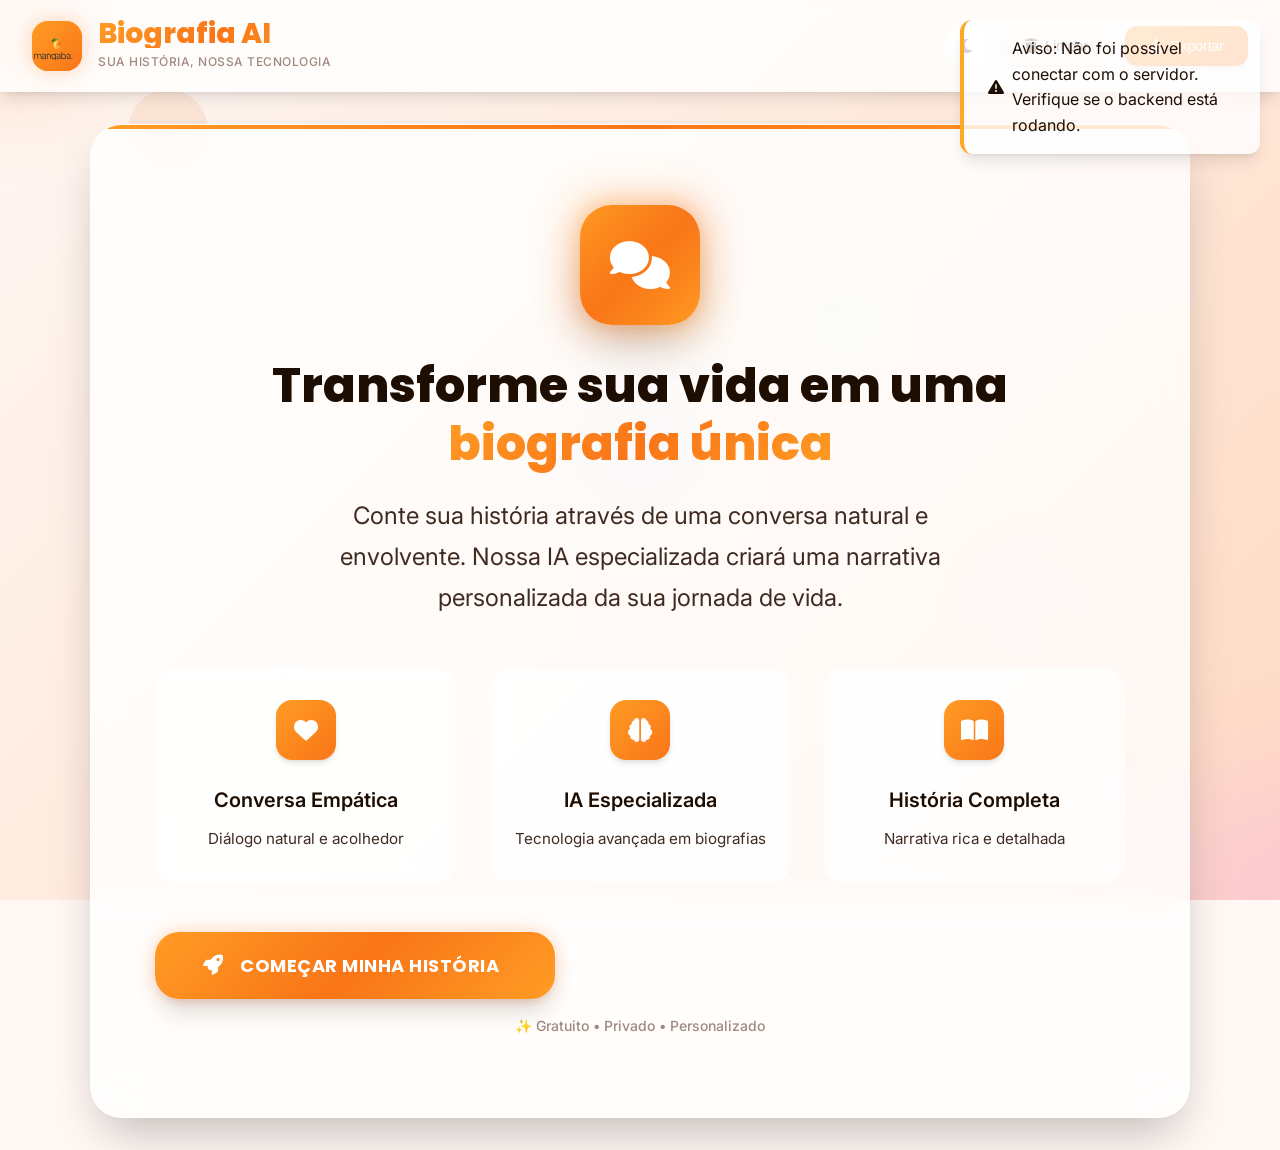
<file: frontend/public/index.html>
<!DOCTYPE html>
<html lang="pt-BR">
<head>
    <meta charset="UTF-8">
    <meta name="viewport" content="width=device-width, initial-scale=1.0">
    <title>Biografia AI - Chat Inteligente</title>
    <meta name="description" content="Crie sua biografia através de conversas inteligentes com IA">
    <link rel="stylesheet" href="styles.css">
    <link rel="preconnect" href="https://fonts.googleapis.com">
    <link rel="preconnect" href="https://fonts.gstatic.com" crossorigin>
    <link href="https://fonts.googleapis.com/css2?family=Poppins:wght@300;400;500;600;700;800&family=Inter:wght@300;400;500;600;700&display=swap" rel="stylesheet">
    <link rel="stylesheet" href="https://cdnjs.cloudflare.com/ajax/libs/font-awesome/6.4.0/css/all.min.css">
    <link rel="icon" type="image/svg+xml" href="assets/mangaba-logo.svg">
</head>
<body>
    <!-- Animated Background -->
    <div class="animated-bg">
        <div class="floating-shapes">
            <div class="shape shape-1"></div>
            <div class="shape shape-2"></div>
            <div class="shape shape-3"></div>
            <div class="shape shape-4"></div>
            <div class="shape shape-5"></div>
        </div>
        <div class="gradient-orbs">
            <div class="orb orb-1"></div>
            <div class="orb orb-2"></div>
            <div class="orb orb-3"></div>
        </div>
    </div>

    <div class="app-container">
        <!-- Header -->
        <header class="header">
            <div class="header-content">
                <div class="logo">
                    <div class="logo-icon">
                        <img src="assets/mangaba-logo.svg" alt="Mangaba" class="logo-img">
                        <div class="logo-pulse"></div>
                    </div>
                    <div class="logo-text">
                        <h1>Biografia AI</h1>
                        <span class="logo-subtitle">Sua história, nossa tecnologia</span>
                    </div>
                </div>
                <div class="header-actions">
                    <button class="theme-toggle" id="themeToggle" title="Alternar tema">
                        <i class="fas fa-moon"></i>
                    </button>
                    <button class="btn-secondary" id="clearChat">
                        <i class="fas fa-trash"></i>
                        <span>Limpar</span>
                    </button>
                    <button class="btn-primary" id="exportChat">
                        <i class="fas fa-download"></i>
                        <span>Exportar</span>
                    </button>
                </div>
            </div>
        </header>

        <!-- Main Content -->
        <main class="main-content">
            <!-- Welcome Screen -->
            <div class="welcome-screen" id="welcomeScreen">
                <div class="welcome-content">
                    <div class="welcome-hero">
                        <div class="welcome-icon">
                            <div class="icon-container">
                                <i class="fas fa-comments"></i>
                                <div class="icon-glow"></div>
                            </div>
                        </div>
                        <div class="welcome-text">
                            <h2>Transforme sua vida em uma <span class="highlight">biografia única</span></h2>
                            <p>Conte sua história através de uma conversa natural e envolvente. Nossa IA especializada criará uma narrativa personalizada da sua jornada de vida.</p>
                        </div>
                    </div>
                    
                    <div class="features-grid">
                        <div class="feature-card">
                            <div class="feature-icon">
                                <i class="fas fa-heart"></i>
                            </div>
                            <h3>Conversa Empática</h3>
                            <p>Diálogo natural e acolhedor</p>
                        </div>
                        <div class="feature-card">
                            <div class="feature-icon">
                                <i class="fas fa-brain"></i>
                            </div>
                            <h3>IA Especializada</h3>
                            <p>Tecnologia avançada em biografias</p>
                        </div>
                        <div class="feature-card">
                            <div class="feature-icon">
                                <i class="fas fa-book-open"></i>
                            </div>
                            <h3>História Completa</h3>
                            <p>Narrativa rica e detalhada</p>
                        </div>
                    </div>
                    
                    <div class="cta-section">
                        <button class="btn-start" id="startChat">
                            <span class="btn-text">
                                <i class="fas fa-rocket"></i>
                                Começar Minha História
                            </span>
                            <div class="btn-shine"></div>
                        </button>
                        <p class="cta-subtitle">✨ Gratuito • Privado • Personalizado</p>
                    </div>
                </div>
            </div>

            <!-- Chat Interface -->
            <div class="chat-interface" id="chatInterface" style="display: none;">
                <div class="chat-container">
                    <div class="chat-messages" id="chatMessages">
                        <!-- Messages will be added here dynamically -->
                    </div>
                    
                    <div class="chat-input-container">
                        <div class="input-wrapper">
                            <textarea 
                                id="messageInput" 
                                placeholder="Digite sua resposta aqui..."
                                rows="1"
                            ></textarea>
                            <button class="send-button" id="sendButton">
                                <i class="fas fa-paper-plane"></i>
                            </button>
                        </div>
                        <div class="input-footer">
                            <span class="typing-indicator" id="typingIndicator" style="display: none;">
                                <i class="fas fa-circle"></i>
                                <i class="fas fa-circle"></i>
                                <i class="fas fa-circle"></i>
                                IA está digitando...
                            </span>
                        </div>
                    </div>
                </div>
            </div>
        </main>
    </div>

    <!-- Loading Overlay -->
    <div class="loading-overlay" id="loadingOverlay" style="display: none;">
        <div class="loading-spinner">
            <div class="spinner"></div>
            <p>Processando sua mensagem...</p>
        </div>
    </div>

    <script src="script.js"></script>
</body>
</html>
</file>
<file: frontend/public/styles.css>
/* Reset e configurações base */
* {
    margin: 0;
    padding: 0;
    box-sizing: border-box;
}

*::before,
*::after {
    box-sizing: border-box;
}

:root {
    /* Paleta de Cores Mangaba */
    --primary-gradient: linear-gradient(135deg, #FF9C24 0%, #F97518 100%);
    --secondary-gradient: linear-gradient(135deg, #FF9C24 0%, #E65F00 100%);
    --accent-gradient: linear-gradient(135deg, #FF9C24 0%, #FAE4BE 100%);
    --success-gradient: linear-gradient(135deg, #43e97b 0%, #38f9d7 100%);
    --hero-gradient: linear-gradient(135deg, #FF9C24 0%, #F97518 50%, #FF9C24 100%);
    --glass-gradient: linear-gradient(135deg, rgba(255,255,255,0.1) 0%, rgba(255,255,255,0.05) 100%);
    
    --primary-color: #F97518;
    --secondary-color: #FF9C24;
    --accent-color: #FF9C24;
    --success-color: #43e97b;
    --warning-color: #ffa726;
    --error-color: #f5576c;
    --highlight-color: #E65F00;
    
    /* Tema claro */
    --text-primary: #1E0D01;
    --text-secondary: #402B22;
    --text-light: #A1887F;
    --text-white: #ffffff;
    --text-muted: #BCAAA4;
    
    --bg-primary: #FFF8F5;
    --bg-secondary: #FFF4ED;
    --bg-tertiary: #FFDAC2;
    --bg-dark: #1E0D01;
    --bg-card: rgba(255, 255, 255, 0.8);
    --bg-glass: rgba(255, 255, 255, 0.1);
    --bg-overlay: rgba(0, 0, 0, 0.5);
    
    --border-light: #FFF4ED;
    --border-medium: #FFDAC2;
    --border-glass: rgba(255, 255, 255, 0.2);
    
    --shadow-sm: 0 1px 2px 0 rgb(0 0 0 / 0.05);
    --shadow-md: 0 4px 6px -1px rgb(0 0 0 / 0.1), 0 2px 4px -2px rgb(0 0 0 / 0.1);
    --shadow-lg: 0 10px 15px -3px rgb(0 0 0 / 0.1), 0 4px 6px -4px rgb(0 0 0 / 0.1);
    --shadow-xl: 0 20px 25px -5px rgb(0 0 0 / 0.1), 0 8px 10px -6px rgb(0 0 0 / 0.1);
    --shadow-2xl: 0 25px 50px -12px rgb(0 0 0 / 0.25);
    --shadow-glow: 0 0 20px rgba(249, 117, 24, 0.3);
    
    --radius-sm: 8px;
    --radius-md: 12px;
    --radius-lg: 16px;
    --radius-xl: 24px;
    --radius-2xl: 32px;
    --radius-full: 9999px;
    
    --font-primary: 'Inter', -apple-system, BlinkMacSystemFont, 'Segoe UI', Roboto, sans-serif;
    --font-secondary: 'Poppins', -apple-system, BlinkMacSystemFont, 'Segoe UI', Roboto, sans-serif;
    
    --blur-sm: blur(4px);
    --blur-md: blur(8px);
    --blur-lg: blur(16px);
    
    --transition-fast: 0.15s ease;
    --transition-normal: 0.3s ease;
    --transition-slow: 0.5s ease;
}

/* Tema escuro */
[data-theme="dark"] {
    --text-primary: #FFF8F5;
    --text-secondary: #FFF4ED;
    --text-light: #A1887F;
    --text-muted: #402B22;
    
    --bg-primary: #1E0D01;
    --bg-secondary: #402B22;
    --bg-tertiary: #402B22;
    --bg-card: rgba(46, 30, 25, 0.8);
    --bg-glass: rgba(0, 0, 0, 0.2);
    --bg-overlay: rgba(0, 0, 0, 0.7);
    
    --border-light: #402B22;
    --border-medium: #402B22;
    --border-glass: rgba(255, 255, 255, 0.1);
    
    --shadow-glow: 0 0 20px rgba(249, 117, 24, 0.4);
}

body {
    font-family: var(--font-primary);
    background: var(--bg-primary);
    color: var(--text-primary);
    line-height: 1.6;
    min-height: 100vh;
    overflow-x: hidden;
    transition: background-color var(--transition-normal), color var(--transition-normal);
}

/* Fundo animado */
.animated-bg {
    position: fixed;
    top: 0;
    left: 0;
    width: 100%;
    height: 100%;
    z-index: -1;
    overflow: hidden;
    background: linear-gradient(135deg, #FFF8F5 0%, #FFDAC2 100%);
    transition: background var(--transition-normal);
}

[data-theme="dark"] .animated-bg {
    background: linear-gradient(135deg, #0f172a 0%, #1e293b 100%);
}

.floating-shapes {
    position: absolute;
    width: 100%;
    height: 100%;
}

.shape {
    position: absolute;
    border-radius: var(--radius-full);
    background: var(--glass-gradient);
    backdrop-filter: var(--blur-sm);
    animation: float 20s infinite ease-in-out;
}

.shape-1 {
    width: 80px;
    height: 80px;
    top: 10%;
    left: 10%;
    background: linear-gradient(135deg, rgba(249, 117, 24, 0.1), rgba(194, 91, 17, 0.1));
    animation-delay: 0s;
}

.shape-2 {
    width: 120px;
    height: 120px;
    top: 60%;
    right: 15%;
    background: linear-gradient(135deg, rgba(240, 147, 251, 0.1), rgba(245, 87, 108, 0.1));
    animation-delay: -5s;
}

.shape-3 {
    width: 60px;
    height: 60px;
    bottom: 20%;
    left: 20%;
    background: linear-gradient(135deg, rgba(79, 172, 254, 0.1), rgba(0, 242, 254, 0.1));
    animation-delay: -10s;
}

.shape-4 {
    width: 100px;
    height: 100px;
    top: 30%;
    right: 30%;
    background: linear-gradient(135deg, rgba(67, 233, 123, 0.1), rgba(56, 249, 215, 0.1));
    animation-delay: -15s;
}

.shape-5 {
    width: 140px;
    height: 140px;
    bottom: 10%;
    right: 10%;
    background: linear-gradient(135deg, rgba(255, 167, 38, 0.1), rgba(255, 107, 107, 0.1));
    animation-delay: -7s;
}

.gradient-orbs {
    position: absolute;
    width: 100%;
    height: 100%;
}

.orb {
    position: absolute;
    border-radius: var(--radius-full);
    filter: blur(40px);
    animation: pulse 8s infinite ease-in-out;
}

.orb-1 {
    width: 300px;
    height: 300px;
    top: -150px;
    left: -150px;
    background: radial-gradient(circle, rgba(249, 117, 24, 0.3) 0%, transparent 70%);
    animation-delay: 0s;
}

.orb-2 {
    width: 400px;
    height: 400px;
    bottom: -200px;
    right: -200px;
    background: radial-gradient(circle, rgba(240, 147, 251, 0.3) 0%, transparent 70%);
    animation-delay: -3s;
}

.orb-3 {
    width: 250px;
    height: 250px;
    top: 50%;
    left: 50%;
    transform: translate(-50%, -50%);
    background: radial-gradient(circle, rgba(79, 172, 254, 0.2) 0%, transparent 70%);
    animation-delay: -6s;
}

/* Container principal */
.app-container {
    min-height: 100vh;
    display: flex;
    flex-direction: column;
}

/* Header */
.header {
    background: var(--bg-card);
    backdrop-filter: var(--blur-md);
    border-bottom: 1px solid var(--border-glass);
    box-shadow: var(--shadow-lg);
    position: sticky;
    top: 0;
    z-index: 100;
    transition: all var(--transition-normal);
}

.header-content {
    max-width: 1200px;
    margin: 0 auto;
    padding: 1.25rem 2rem;
    display: flex;
    justify-content: space-between;
    align-items: center;
}

.logo {
    display: flex;
    align-items: center;
    gap: 1rem;
    position: relative;
}

.logo-icon {
    position: relative;
    width: 50px;
    height: 50px;
    display: flex;
    align-items: center;
    justify-content: center;
    background: var(--primary-gradient);
    border-radius: var(--radius-lg);
    box-shadow: var(--shadow-glow);
    transition: all var(--transition-normal);
}

.logo-icon:hover {
    transform: scale(1.05) rotate(5deg);
    box-shadow: var(--shadow-glow), var(--shadow-xl);
}

.logo-icon i {
    font-size: 1.5rem;
    color: var(--text-white);
    z-index: 2;
}

.logo-icon .logo-img {
    width: 100%;
    height: 100%;
    object-fit: contain;
    border-radius: var(--radius-lg);
    position: relative;
    z-index: 2;
}

.logo-pulse {
    position: absolute;
    top: 0;
    left: 0;
    right: 0;
    bottom: 0;
    background: var(--primary-gradient);
    border-radius: var(--radius-lg);
    animation: pulse-glow 2s infinite;
    opacity: 0.7;
}

.logo-text {
    display: flex;
    flex-direction: column;
    gap: 0.25rem;
}

.logo-text h1 {
    font-size: 1.75rem;
    font-weight: 800;
    font-family: var(--font-secondary);
    background: var(--hero-gradient);
    -webkit-background-clip: text;
    -webkit-text-fill-color: transparent;
    background-clip: text;
    margin: 0;
    line-height: 1;
}

.logo-subtitle {
    font-size: 0.75rem;
    color: var(--text-light);
    font-weight: 500;
    letter-spacing: 0.5px;
    text-transform: uppercase;
}

.header-actions {
    display: flex;
    gap: 0.75rem;
    align-items: center;
}

.theme-toggle {
    width: 44px;
    height: 44px;
    border: none;
    border-radius: var(--radius-full);
    background: var(--bg-glass);
    backdrop-filter: var(--blur-sm);
    border: 1px solid var(--border-glass);
    color: var(--text-secondary);
    cursor: pointer;
    transition: all var(--transition-normal);
    display: flex;
    align-items: center;
    justify-content: center;
    font-size: 1rem;
}

.theme-toggle:hover {
    background: var(--primary-gradient);
    color: var(--text-white);
    transform: scale(1.05);
    box-shadow: var(--shadow-md);
}

/* Botões */
.btn-primary, .btn-secondary, .btn-start {
    padding: 0.75rem 1.5rem;
    border: none;
    border-radius: var(--radius-md);
    font-weight: 500;
    font-size: 0.875rem;
    cursor: pointer;
    transition: all 0.2s ease;
    display: flex;
    align-items: center;
    gap: 0.5rem;
    text-decoration: none;
}

.btn-primary {
    background: var(--primary-gradient);
    color: var(--text-white);
    box-shadow: var(--shadow-md);
}

.btn-primary:hover {
    transform: translateY(-2px);
    box-shadow: var(--shadow-lg);
}

.btn-secondary {
    background: var(--bg-secondary);
    color: var(--text-secondary);
    border: 1px solid var(--border-medium);
}

.btn-secondary:hover {
    background: var(--bg-tertiary);
    color: var(--text-primary);
}

.btn-start {
    background: var(--hero-gradient);
    color: var(--text-white);
    padding: 1.25rem 3rem;
    font-size: 1.125rem;
    font-weight: 700;
    font-family: var(--font-secondary);
    border-radius: var(--radius-xl);
    box-shadow: var(--shadow-glow), var(--shadow-xl);
    position: relative;
    overflow: hidden;
    text-transform: uppercase;
    letter-spacing: 0.5px;
    min-width: 200px;
}

.btn-start::before {
    content: '';
    position: absolute;
    top: 0;
    left: -100%;
    width: 100%;
    height: 100%;
    background: linear-gradient(90deg, transparent, rgba(255,255,255,0.2), transparent);
    transition: left 0.5s;
}

.btn-start:hover::before {
    left: 100%;
}

.btn-start:hover {
    transform: translateY(-4px) scale(1.02);
    box-shadow: var(--shadow-glow), var(--shadow-2xl);
    filter: brightness(1.1);
}

.btn-start:active {
    transform: translateY(-2px) scale(1.01);
    transition: transform 0.1s;
}

.btn-start i {
    margin-right: 0.75rem;
    font-size: 1.25rem;
}

/* Main Content */
.main-content {
    flex: 1;
    display: flex;
    flex-direction: column;
}

/* Welcome Screen */
.welcome-screen {
    flex: 1;
    display: flex;
    align-items: center;
    justify-content: center;
    padding: 2rem;
    min-height: calc(100vh - 100px);
}

.welcome-content {
    text-align: center;
    max-width: 900px;
    width: 100%;
    background: var(--bg-card);
    backdrop-filter: var(--blur-lg);
    padding: 4rem 3rem;
    border-radius: var(--radius-2xl);
    box-shadow: var(--shadow-2xl);
    border: 1px solid var(--border-glass);
    position: relative;
    overflow: hidden;
}

.welcome-content::before {
    content: '';
    position: absolute;
    top: 0;
    left: 0;
    right: 0;
    height: 4px;
    background: var(--hero-gradient);
    border-radius: var(--radius-2xl) var(--radius-2xl) 0 0;
}

.welcome-hero {
    margin-bottom: 3rem;
}

.welcome-icon {
    margin-bottom: 2rem;
    position: relative;
    display: inline-block;
}

.icon-container {
    position: relative;
    width: 120px;
    height: 120px;
    margin: 0 auto;
    display: flex;
    align-items: center;
    justify-content: center;
    background: var(--hero-gradient);
    border-radius: var(--radius-2xl);
    box-shadow: var(--shadow-glow), var(--shadow-2xl);
    animation: float-gentle 6s ease-in-out infinite;
}

.icon-container i {
    font-size: 3rem;
    color: var(--text-white);
    z-index: 2;
}

.icon-glow {
    position: absolute;
    top: -10px;
    left: -10px;
    right: -10px;
    bottom: -10px;
    background: var(--hero-gradient);
    border-radius: var(--radius-2xl);
    filter: blur(20px);
    opacity: 0.3;
    animation: pulse-glow 3s ease-in-out infinite;
}

.welcome-text h2 {
    font-size: 2.5rem;
    font-weight: 800;
    font-family: var(--font-secondary);
    margin-bottom: 1.5rem;
    color: var(--text-primary);
    line-height: 1.2;
}

.highlight {
    background: var(--hero-gradient);
    -webkit-background-clip: text;
    -webkit-text-fill-color: transparent;
    background-clip: text;
    position: relative;
}

.welcome-text p {
    font-size: 1.25rem;
    color: var(--text-secondary);
    line-height: 1.7;
    max-width: 600px;
    margin: 0 auto;
}

.features-grid {
    display: grid;
    grid-template-columns: repeat(auto-fit, minmax(250px, 1fr));
    gap: 2rem;
    margin-bottom: 3rem;
}

.feature-card {
    background: var(--bg-glass);
    backdrop-filter: var(--blur-sm);
    padding: 2rem 1.5rem;
    border-radius: var(--radius-xl);
    border: 1px solid var(--border-glass);
    transition: all var(--transition-normal);
    position: relative;
    overflow: hidden;
}

.feature-card::before {
    content: '';
    position: absolute;
    top: 0;
    left: 0;
    right: 0;
    bottom: 0;
    background: var(--hero-gradient);
    opacity: 0;
    transition: opacity var(--transition-normal);
    z-index: 0;
}

.feature-card:hover {
    transform: translateY(-8px);
    box-shadow: var(--shadow-xl);
}

.feature-card:hover::before {
    opacity: 0.05;
}

.feature-icon {
    width: 60px;
    height: 60px;
    margin: 0 auto 1.5rem;
    display: flex;
    align-items: center;
    justify-content: center;
    background: var(--primary-gradient);
    border-radius: var(--radius-lg);
    box-shadow: var(--shadow-md);
    position: relative;
    z-index: 1;
}

.feature-icon i {
    font-size: 1.5rem;
    color: var(--text-white);
}

.feature-card h3 {
    font-size: 1.25rem;
    font-weight: 600;
    color: var(--text-primary);
    margin-bottom: 0.75rem;
    position: relative;
    z-index: 1;
}

.feature-card p {
    color: var(--text-secondary);
    font-size: 0.95rem;
    line-height: 1.5;
    position: relative;
    z-index: 1;
}

.cta-section {
    text-align: center;
}

.cta-subtitle {
    margin-top: 1rem;
    font-size: 0.875rem;
    color: var(--text-light);
    font-weight: 500;
}

/* Chat Interface */
.chat-interface {
    flex: 1;
    display: flex;
    flex-direction: column;
    height: 100%;
    background: var(--bg-glass);
    backdrop-filter: var(--blur-md);
    border-radius: var(--radius-2xl);
    border: 1px solid var(--border-glass);
    overflow: hidden;
    box-shadow: var(--shadow-xl);
}

.chat-container {
    flex: 1;
    max-width: 800px;
    margin: 0 auto;
    width: 100%;
    display: flex;
    flex-direction: column;
    padding: 1rem;
    gap: 1rem;
}

.chat-messages {
    flex: 1;
    padding: 2rem;
    overflow-y: auto;
    display: flex;
    flex-direction: column;
    gap: 1.5rem;
    background: transparent;
    position: relative;
    min-height: 400px;
    max-height: calc(100vh - 300px);
}

.chat-messages::before {
    content: '';
    position: absolute;
    top: 0;
    left: 0;
    right: 0;
    bottom: 0;
    background: 
        radial-gradient(circle at 20% 20%, rgba(120, 119, 198, 0.1) 0%, transparent 50%),
        radial-gradient(circle at 80% 80%, rgba(255, 119, 198, 0.1) 0%, transparent 50%),
        radial-gradient(circle at 40% 60%, rgba(120, 219, 255, 0.1) 0%, transparent 50%);
    pointer-events: none;
    z-index: 0;
}

/* Mensagens */
.message {
    display: flex;
    gap: 1rem;
    max-width: 85%;
    animation: slideIn 0.4s cubic-bezier(0.4, 0, 0.2, 1);
    position: relative;
    z-index: 1;
}

.message.user {
    align-self: flex-end;
    flex-direction: row-reverse;
}

.message.ai {
    align-self: flex-start;
}

.message-avatar {
    width: 48px;
    height: 48px;
    border-radius: var(--radius-xl);
    display: flex;
    align-items: center;
    justify-content: center;
    font-size: 1.25rem;
    flex-shrink: 0;
    box-shadow: var(--shadow-lg);
    position: relative;
    overflow: hidden;
}

.message-avatar::before {
    content: '';
    position: absolute;
    top: 0;
    left: 0;
    right: 0;
    bottom: 0;
    background: inherit;
    filter: blur(8px);
    opacity: 0.3;
    z-index: -1;
}

.message.user .message-avatar {
    background: var(--hero-gradient);
    color: var(--text-white);
    border: 2px solid rgba(255, 255, 255, 0.2);
}

.message.ai .message-avatar {
    background: var(--bg-card);
    color: var(--primary-color);
    border: 2px solid var(--primary-color);
    backdrop-filter: var(--blur-sm);
}

.message-content {
    background: var(--bg-card);
    backdrop-filter: var(--blur-lg);
    padding: 1.25rem 1.5rem;
    border-radius: var(--radius-xl);
    box-shadow: var(--shadow-md);
    border: 1px solid var(--border-glass);
    position: relative;
    word-wrap: break-word;
    line-height: 1.6;
    transition: all var(--transition-normal);
}

.message-content:hover {
    transform: translateY(-1px);
    box-shadow: var(--shadow-lg);
}

.message.user .message-content {
    background: var(--hero-gradient);
    color: var(--text-white);
    border: 1px solid rgba(255, 255, 255, 0.2);
    position: relative;
    overflow: hidden;
}

.message.user .message-content::before {
    content: '';
    position: absolute;
    top: 0;
    left: 0;
    right: 0;
    bottom: 0;
    background: linear-gradient(45deg, rgba(255,255,255,0.1) 0%, transparent 100%);
    pointer-events: none;
}

.message.ai .message-content {
    background: var(--bg-card);
    color: var(--text-primary);
    border: 1px solid var(--border-glass);
}

.message-content::before {
    content: '';
    position: absolute;
    top: 15px;
    width: 0;
    height: 0;
    border: 8px solid transparent;
}

.message.user .message-content::before {
    right: -16px;
    border-left-color: var(--primary-color);
}

.message.ai .message-content::before {
    left: -16px;
    border-right-color: var(--bg-card);
}

.message-text {
    font-size: 0.95rem;
    line-height: 1.6;
    white-space: pre-wrap;
}

.message-time {
    font-size: 0.75rem;
    opacity: 0.7;
    margin-top: 0.5rem;
}

/* Input de chat */
.chat-input-container {
    background: var(--bg-glass);
    backdrop-filter: var(--blur-lg);
    border-radius: var(--radius-2xl);
    box-shadow: var(--shadow-xl);
    border: 1px solid var(--border-glass);
    overflow: hidden;
    position: relative;
}

.chat-input-container::before {
    content: '';
    position: absolute;
    top: 0;
    left: 0;
    right: 0;
    height: 2px;
    background: var(--hero-gradient);
    opacity: 0.3;
}

.input-wrapper {
    display: flex;
    align-items: flex-end;
    padding: 1.5rem;
    gap: 1rem;
    position: relative;
}

.input-wrapper::before {
    content: '';
    position: absolute;
    top: -2px;
    left: -2px;
    right: -2px;
    bottom: -2px;
    background: var(--hero-gradient);
    border-radius: var(--radius-xl);
    opacity: 0;
    transition: opacity var(--transition-normal);
    z-index: 0;
}

.input-wrapper:focus-within::before {
    opacity: 1;
}

#messageInput {
    flex: 1;
    border: 2px solid var(--border-glass);
    outline: none;
    resize: none;
    font-family: var(--font-primary);
    font-size: 1rem;
    line-height: 1.5;
    max-height: 120px;
    min-height: 56px;
    padding: 1.25rem 1.5rem;
    border-radius: var(--radius-xl);
    background: var(--bg-card);
    backdrop-filter: var(--blur-md);
    color: var(--text-primary);
    transition: all var(--transition-normal);
    position: relative;
    z-index: 1;
    box-shadow: var(--shadow-sm);
}

#messageInput:focus {
    border-color: transparent;
    background: var(--bg-primary);
    box-shadow: var(--shadow-md);
    transform: translateY(-1px);
}

#messageInput::placeholder {
    color: var(--text-light);
    font-weight: 400;
}

.send-button {
    background: var(--hero-gradient);
    border: none;
    border-radius: var(--radius-xl);
    width: 56px;
    height: 56px;
    display: flex;
    align-items: center;
    justify-content: center;
    cursor: pointer;
    transition: all var(--transition-normal);
    color: var(--text-white);
    font-size: 1.25rem;
    box-shadow: var(--shadow-glow), var(--shadow-md);
    position: relative;
    overflow: hidden;
}

.send-button::before {
    content: '';
    position: absolute;
    top: 0;
    left: 0;
    right: 0;
    bottom: 0;
    background: linear-gradient(45deg, rgba(255,255,255,0.2) 0%, transparent 100%);
    opacity: 0;
    transition: opacity var(--transition-normal);
}

.send-button:hover:not(:disabled) {
    transform: translateY(-3px) scale(1.05);
    box-shadow: var(--shadow-glow), var(--shadow-xl);
    filter: brightness(1.1);
}

.send-button:hover:not(:disabled)::before {
    opacity: 1;
}

.send-button:active:not(:disabled) {
    transform: translateY(-1px) scale(1.02);
    transition: transform 0.1s;
}

.send-button:disabled {
    opacity: 0.5;
    cursor: not-allowed;
    transform: none;
    filter: none;
}

.send-button i {
    transition: transform var(--transition-normal);
}

.send-button:hover:not(:disabled) i {
    transform: translateX(2px);
}

.input-footer {
    padding: 1rem 1.5rem;
    background: var(--bg-glass);
    backdrop-filter: var(--blur-sm);
    border-top: 1px solid var(--border-glass);
}

/* Indicador de digitação */
.typing-indicator {
    display: flex;
    align-items: center;
    gap: 0.5rem;
    color: var(--text-light);
    font-size: 0.875rem;
}

.typing-indicator i {
    font-size: 0.5rem;
    animation: pulse 1.5s ease-in-out infinite;
}

.typing-indicator i:nth-child(2) {
    animation-delay: 0.2s;
}

.typing-indicator i:nth-child(3) {
    animation-delay: 0.4s;
}

/* Loading Overlay */
.loading-overlay {
    position: fixed;
    top: 0;
    left: 0;
    right: 0;
    bottom: 0;
    background: rgba(0, 0, 0, 0.5);
    display: flex;
    align-items: center;
    justify-content: center;
    z-index: 1000;
    backdrop-filter: blur(4px);
}

.loading-spinner {
    background: var(--bg-card);
    padding: 2rem;
    border-radius: var(--radius-lg);
    text-align: center;
    box-shadow: var(--shadow-xl);
}

.spinner {
    width: 40px;
    height: 40px;
    border: 4px solid var(--border-light);
    border-top: 4px solid var(--primary-color);
    border-radius: 50%;
    animation: spin 1s linear infinite;
    margin: 0 auto 1rem;
}

.loading-spinner p {
    color: var(--text-secondary);
    font-weight: 500;
}

/* Animações */
@keyframes fadeInUp {
    from {
        opacity: 0;
        transform: translateY(20px);
    }
    to {
        opacity: 1;
        transform: translateY(0);
    }
}

@keyframes float {
    0%, 100% { transform: translateY(0px); }
    50% { transform: translateY(-20px); }
}

@keyframes float-gentle {
    0%, 100% { transform: translateY(0px) rotate(0deg); }
    33% { transform: translateY(-10px) rotate(1deg); }
    66% { transform: translateY(-5px) rotate(-1deg); }
}

@keyframes pulse {
    0%, 100% {
        opacity: 0.4;
    }
    50% {
        opacity: 1;
    }
}

@keyframes pulse-glow {
    0%, 100% { 
        opacity: 0.3;
        transform: scale(1);
    }
    50% { 
        opacity: 0.6;
        transform: scale(1.05);
    }
}

@keyframes spin {
    0% {
        transform: rotate(0deg);
    }
    100% {
        transform: rotate(360deg);
    }
}

@keyframes slideIn {
    from {
        opacity: 0;
        transform: translateY(20px);
    }
    to {
        opacity: 1;
        transform: translateY(0);
    }
}

@keyframes fadeIn {
    from { opacity: 0; }
    to { opacity: 1; }
}

@keyframes typing {
    0%, 50% { opacity: 1; }
    51%, 100% { opacity: 0; }
}

@keyframes gradient-shift {
    0%, 100% { background-position: 0% 50%; }
    50% { background-position: 100% 50%; }
}

@keyframes shimmer {
    0% { transform: translateX(-100%); }
    100% { transform: translateX(100%); }
}

/* Scrollbar personalizada */
.chat-messages::-webkit-scrollbar {
    width: 6px;
}

.chat-messages::-webkit-scrollbar-track {
    background: var(--bg-secondary);
    border-radius: 3px;
}

.chat-messages::-webkit-scrollbar-thumb {
    background: var(--border-medium);
    border-radius: 3px;
}

.chat-messages::-webkit-scrollbar-thumb:hover {
    background: var(--text-light);
}

/* Efeitos visuais */
.ripple {
    position: absolute;
    border-radius: 50%;
    background: rgba(255, 255, 255, 0.3);
    transform: scale(0);
    animation: ripple-animation 0.6s linear;
    pointer-events: none;
}

@keyframes ripple-animation {
    to {
        transform: scale(4);
        opacity: 0;
    }
}

/* Indicador de digitação */
.typing-indicator {
    opacity: 0.8;
}

.typing-dots {
    display: flex;
    gap: 4px;
    align-items: center;
    padding: 0.5rem 0;
}

.typing-dots span {
    width: 8px;
    height: 8px;
    border-radius: 50%;
    background: var(--text-secondary);
    animation: typing-bounce 1.4s infinite ease-in-out;
}

.typing-dots span:nth-child(1) { animation-delay: -0.32s; }
.typing-dots span:nth-child(2) { animation-delay: -0.16s; }
.typing-dots span:nth-child(3) { animation-delay: 0s; }

@keyframes typing-bounce {
    0%, 80%, 100% {
        transform: scale(0.8);
        opacity: 0.5;
    }
    40% {
        transform: scale(1);
        opacity: 1;
    }
}

/* Status de conexão */
.connection-status {
    position: fixed;
    top: 20px;
    right: 20px;
    width: 12px;
    height: 12px;
    border-radius: 50%;
    z-index: 1000;
    transition: all var(--transition-normal);
}

.connection-status.connected {
    background: #10b981;
    box-shadow: 0 0 10px rgba(16, 185, 129, 0.5);
}

.connection-status.disconnected {
    background: #ef4444;
    box-shadow: 0 0 10px rgba(239, 68, 68, 0.5);
    animation: pulse-error 2s infinite;
}

@keyframes pulse-error {
    0%, 100% { opacity: 1; }
    50% { opacity: 0.5; }
}

/* Responsividade */
@media (max-width: 768px) {
    .header-content {
        padding: 1rem;
    }
    
    .logo h1 {
        font-size: 1.25rem;
    }
    
    .header-actions {
        gap: 0.5rem;
    }
    
    .btn-primary, .btn-secondary {
        padding: 0.5rem 1rem;
        font-size: 0.8rem;
    }
    
    .welcome-content {
        padding: 2rem 1.5rem;
        margin: 1rem;
        max-width: 100%;
    }
    
    .welcome-text h2 {
        font-size: 2rem;
    }
    
    .features-grid {
        grid-template-columns: 1fr;
        gap: 1rem;
    }
    
    .feature-card {
        padding: 1.5rem 1rem;
    }
    
    .chat-container {
        padding: 0.5rem;
    }
    
    .message {
        max-width: 95%;
    }
    
    .message-content {
        padding: 0.75rem 1rem;
    }
    
    .input-wrapper {
        gap: 0.75rem;
    }
    
    #messageInput {
        min-height: 48px;
        padding: 1rem;
    }
    
    .send-button {
        width: 48px;
        height: 48px;
    }
    
    .btn-start {
        padding: 1rem 2rem;
        font-size: 1rem;
    }
    
    .animated-bg .shape {
        display: none;
    }
    
    .gradient-orbs .orb {
        opacity: 0.3;
    }
}

@media (max-width: 480px) {
    .welcome-content {
        padding: 1.5rem 1rem;
    }
    
    .features {
        flex-direction: column;
        gap: 1rem;
    }
    
    .feature {
        flex-direction: row;
        gap: 0.75rem;
    }
    
    .btn-start {
        padding: 0.875rem 1.5rem;
    }
}

/* Estilos para telas de desktop maiores */
@media (min-width: 1200px) {
    .header-content {
        max-width: 1400px;
    }

    .welcome-content {
        max-width: 1100px;
        padding: 5rem 4rem;
    }

    .welcome-text h2 {
        font-size: 3rem;
    }

    .welcome-text p {
        font-size: 1.5rem;
        max-width: 700px;
    }

    .chat-container {
        max-width: 1000px;
    }

    .message {
        max-width: 80%;
    }

    #messageInput {
        font-size: 1.1rem;
    }
}


/* Acessibilidade */
:focus-visible {
    outline: 3px solid var(--accent-color);
    outline-offset: 2px;
    border-radius: var(--radius-sm);
}

.sr-only {
    position: absolute;
    width: 1px;
    height: 1px;
    padding: 0;
    margin: -1px;
    overflow: hidden;
    clip: rect(0, 0, 0, 0);
    white-space: nowrap;
    border-width: 0;
}
</file>
